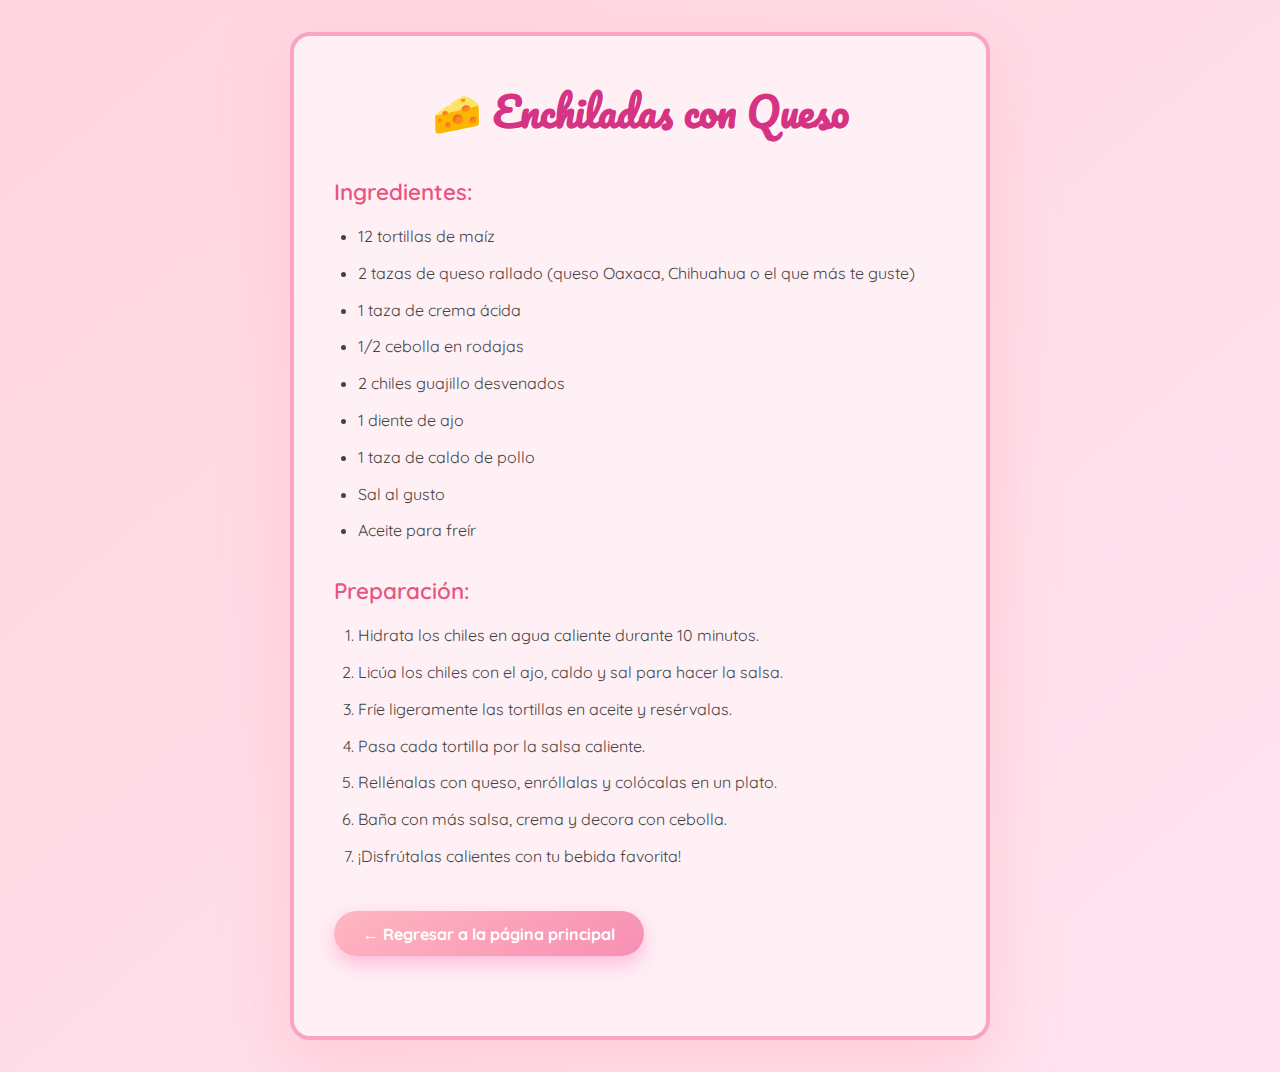
<file: enchis.html>
<!DOCTYPE html>
<html lang="es">
<head>
  <meta charset="UTF-8">
  <meta name="viewport" content="width=device-width, initial-scale=1.0">
  <title>🌮 Enchiladas con Queso</title>

  <!-- TIPOGRAFÍAS DE GOOGLE FONTS -->
  <link href="https://fonts.googleapis.com/css2?family=Pacifico&family=Quicksand:wght@400;600&display=swap" rel="stylesheet">

  <style>
    /* --- ESTILOS GENERALES --- */
    * {
      margin: 0;
      padding: 0;
      box-sizing: border-box;
    }

    body {
      font-family: 'Quicksand', sans-serif;
      background: linear-gradient(to bottom right, #ffd6e0, #ffe4f0);
      display: flex;
      justify-content: center;
      align-items: center;
      min-height: 100vh;
      padding: 2rem;
    }

    .card {
      background: #fff0f5;
      border-radius: 20px;
      padding: 2.5rem;
      max-width: 700px;
      width: 100%;
      box-shadow: 0 20px 60px rgba(255, 182, 193, 0.5);
      border: 4px solid #f8a5c2;
      animation: fadeIn 1s ease;
    }

    @keyframes fadeIn {
      from { opacity: 0; transform: scale(0.95); }
      to { opacity: 1; transform: scale(1); }
    }

    h1 {
      font-family: 'Pacifico', cursive;
      color: #d63384;
      font-size: 2.5rem;
      text-align: center;
      margin-bottom: 1rem;
      text-shadow: 1px 1px #fff;
    }

    h2 {
      color: #e75480;
      font-size: 1.4rem;
      margin-top: 2rem;
      margin-bottom: 1rem;
      font-weight: 600;
    }

    ul, ol {
      padding-left: 1.5rem;
      line-height: 1.8;
      color: #444;
      font-size: 1rem;
    }

    li {
      margin-bottom: 0.5rem;
    }

    .footer {
      text-align: center;
      margin-top: 2.5rem;
      font-size: 0.9rem;
      color: #888;
      font-style: italic;
    }

    /* --- BOTÓN DE REGRESAR --- */
    .btn-regresar {
      display: inline-block;
      margin-top: 2rem;
      padding: 0.8rem 1.8rem;
      background: linear-gradient(145deg, #ffb6c1, #f78fb3);
      color: white;
      font-weight: bold;
      font-size: 1rem;
      text-decoration: none;
      border: none;
      border-radius: 50px;
      box-shadow: 0 8px 20px rgba(255, 105, 180, 0.4);
      transition: all 0.3s ease;
      animation: bounce 2s infinite;
    }

    .btn-regresar:hover {
      background: linear-gradient(145deg, #f78fb3, #ffb6c1);
      transform: scale(1.05);
    }

    @keyframes bounce {
      0%, 100% { transform: translateY(0); }
      50% { transform: translateY(-5px); }
    }

    @media (max-width: 768px) {
      .card {
        padding: 1.5rem;
      }
      h1 {
        font-size: 2rem;
      }
    }
  </style>
</head>
<body>
  <div class="card">
    <h1>🧀 Enchiladas con Queso</h1>

    <h2>Ingredientes:</h2>
    <ul>
      <li>12 tortillas de maíz</li>
      <li>2 tazas de queso rallado (queso Oaxaca, Chihuahua o el que más te guste)</li>
      <li>1 taza de crema ácida</li>
      <li>1/2 cebolla en rodajas</li>
      <li>2 chiles guajillo desvenados</li>
      <li>1 diente de ajo</li>
      <li>1 taza de caldo de pollo</li>
      <li>Sal al gusto</li>
      <li>Aceite para freír</li>
    </ul>

    <h2>Preparación:</h2>
    <ol>
      <li>Hidrata los chiles en agua caliente durante 10 minutos.</li>
      <li>Licúa los chiles con el ajo, caldo y sal para hacer la salsa.</li>
      <li>Fríe ligeramente las tortillas en aceite y resérvalas.</li>
      <li>Pasa cada tortilla por la salsa caliente.</li>
      <li>Rellénalas con queso, enróllalas y colócalas en un plato.</li>
      <li>Baña con más salsa, crema y decora con cebolla.</li>
      <li>¡Disfrútalas calientes con tu bebida favorita!</li>
    </ol>

    <a href="index.html" class="btn-regresar">← Regresar a la página principal</a>

    <div class="footer">
    
    </div>
  </div>
</body>
</html>
</file>
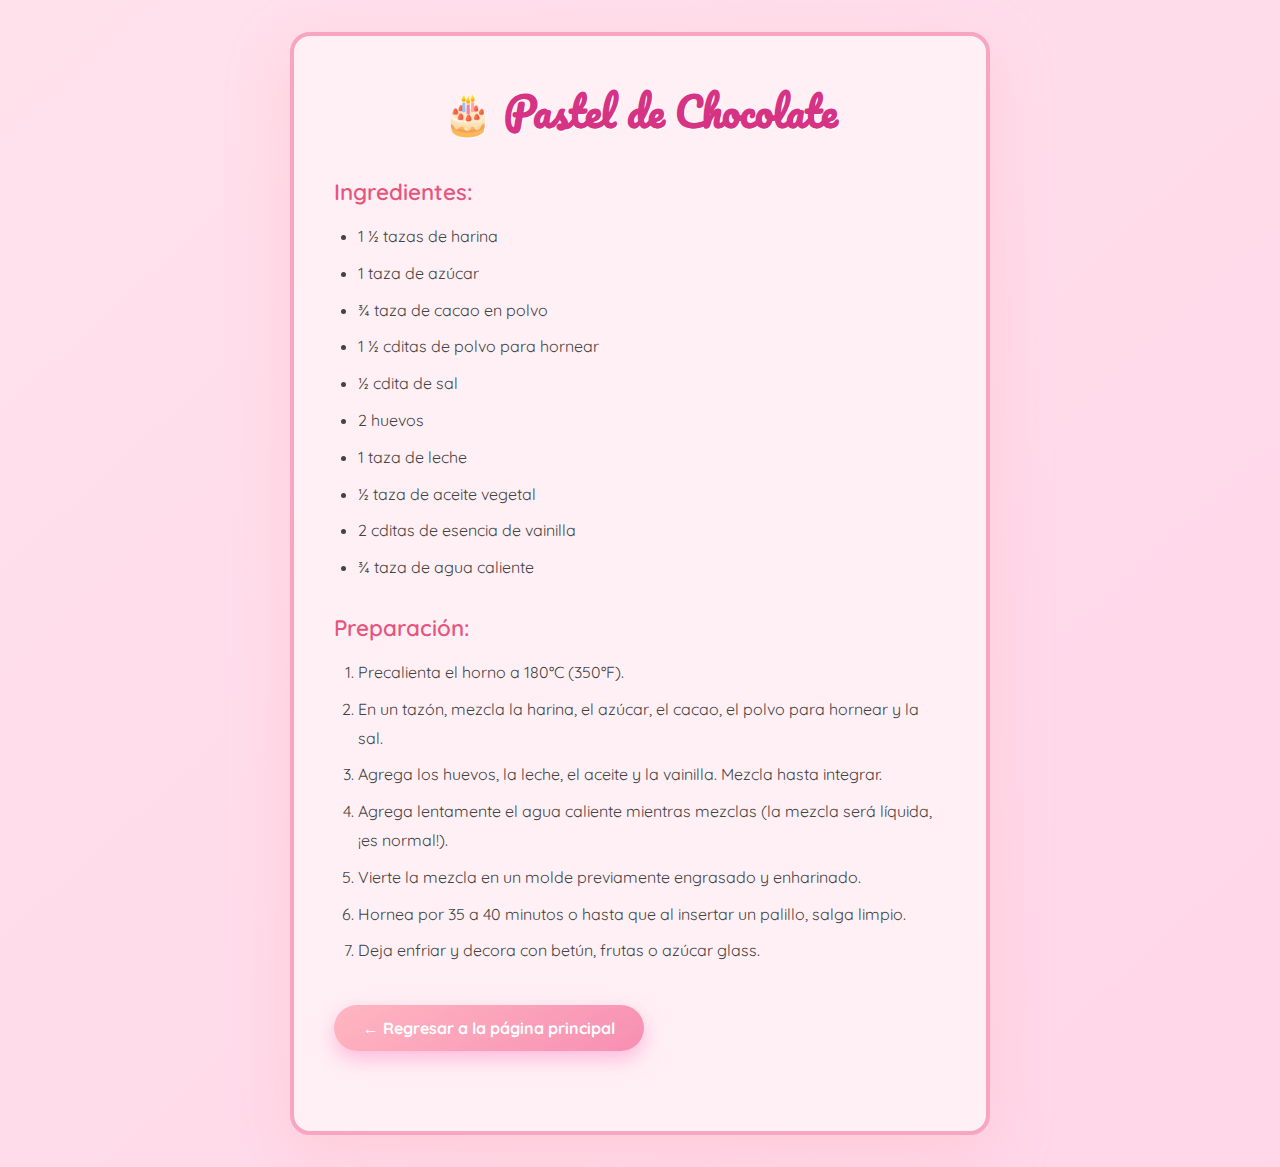
<file: pastel.html>
<!DOCTYPE html>
<html lang="es">
<head>
  <meta charset="UTF-8">
  <meta name="viewport" content="width=device-width, initial-scale=1.0">
  <title>🎂 Pastel de Chocolate</title>

  <!-- TIPOGRAFÍAS BONITAS -->
  <link href="https://fonts.googleapis.com/css2?family=Pacifico&family=Quicksand:wght@400;600&display=swap" rel="stylesheet">

  <style>
    * {
      margin: 0;
      padding: 0;
      box-sizing: border-box;
    }

    body {
      font-family: 'Quicksand', sans-serif;
      background: linear-gradient(to bottom right, #ffe1ec, #ffd6e8);
      display: flex;
      justify-content: center;
      align-items: center;
      min-height: 100vh;
      padding: 2rem;
    }

    .card {
      background: #fff0f5;
      border-radius: 20px;
      padding: 2.5rem;
      max-width: 700px;
      width: 100%;
      box-shadow: 0 20px 60px rgba(255, 182, 193, 0.4);
      border: 4px solid #f8a5c2;
      animation: fadeIn 1s ease;
    }

    @keyframes fadeIn {
      from { opacity: 0; transform: scale(0.95); }
      to { opacity: 1; transform: scale(1); }
    }

    h1 {
      font-family: 'Pacifico', cursive;
      color: #d63384;
      font-size: 2.5rem;
      text-align: center;
      margin-bottom: 1rem;
      text-shadow: 1px 1px #fff;
    }

    h2 {
      color: #e75480;
      font-size: 1.4rem;
      margin-top: 2rem;
      margin-bottom: 1rem;
      font-weight: 600;
    }

    ul, ol {
      padding-left: 1.5rem;
      line-height: 1.8;
      color: #444;
      font-size: 1rem;
    }

    li {
      margin-bottom: 0.5rem;
    }

    .footer {
      text-align: center;
      margin-top: 2.5rem;
      font-size: 0.9rem;
      color: #888;
      font-style: italic;
    }

    /* Botón de regresar */
    .btn-regresar {
      display: inline-block;
      margin-top: 2rem;
      padding: 0.8rem 1.8rem;
      background: linear-gradient(145deg, #ffb6c1, #f78fb3);
      color: white;
      font-weight: bold;
      font-size: 1rem;
      text-decoration: none;
      border: none;
      border-radius: 50px;
      box-shadow: 0 8px 20px rgba(255, 105, 180, 0.4);
      transition: all 0.3s ease;
      animation: bounce 2s infinite;
    }

    .btn-regresar:hover {
      background: linear-gradient(145deg, #f78fb3, #ffb6c1);
      transform: scale(1.05);
    }

    @keyframes bounce {
      0%, 100% { transform: translateY(0); }
      50% { transform: translateY(-5px); }
    }

    @media (max-width: 768px) {
      .card {
        padding: 1.5rem;
      }
      h1 {
        font-size: 2rem;
      }
    }
  </style>
</head>
<body>
  <div class="card">
    <h1>🎂 Pastel de Chocolate</h1>

    <h2>Ingredientes:</h2>
    <ul>
      <li>1 ½ tazas de harina</li>
      <li>1 taza de azúcar</li>
      <li>¾ taza de cacao en polvo</li>
      <li>1 ½ cditas de polvo para hornear</li>
      <li>½ cdita de sal</li>
      <li>2 huevos</li>
      <li>1 taza de leche</li>
      <li>½ taza de aceite vegetal</li>
      <li>2 cditas de esencia de vainilla</li>
      <li>¾ taza de agua caliente</li>
    </ul>

    <h2>Preparación:</h2>
    <ol>
      <li>Precalienta el horno a 180°C (350°F).</li>
      <li>En un tazón, mezcla la harina, el azúcar, el cacao, el polvo para hornear y la sal.</li>
      <li>Agrega los huevos, la leche, el aceite y la vainilla. Mezcla hasta integrar.</li>
      <li>Agrega lentamente el agua caliente mientras mezclas (la mezcla será líquida, ¡es normal!).</li>
      <li>Vierte la mezcla en un molde previamente engrasado y enharinado.</li>
      <li>Hornea por 35 a 40 minutos o hasta que al insertar un palillo, salga limpio.</li>
      <li>Deja enfriar y decora con betún, frutas o azúcar glass.</li>
    </ol>

    <a href="index.html" class="btn-regresar">← Regresar a la página principal</a>

    <div class="footer">
      
    </div>
  </div>
</body>
</html>
</file>
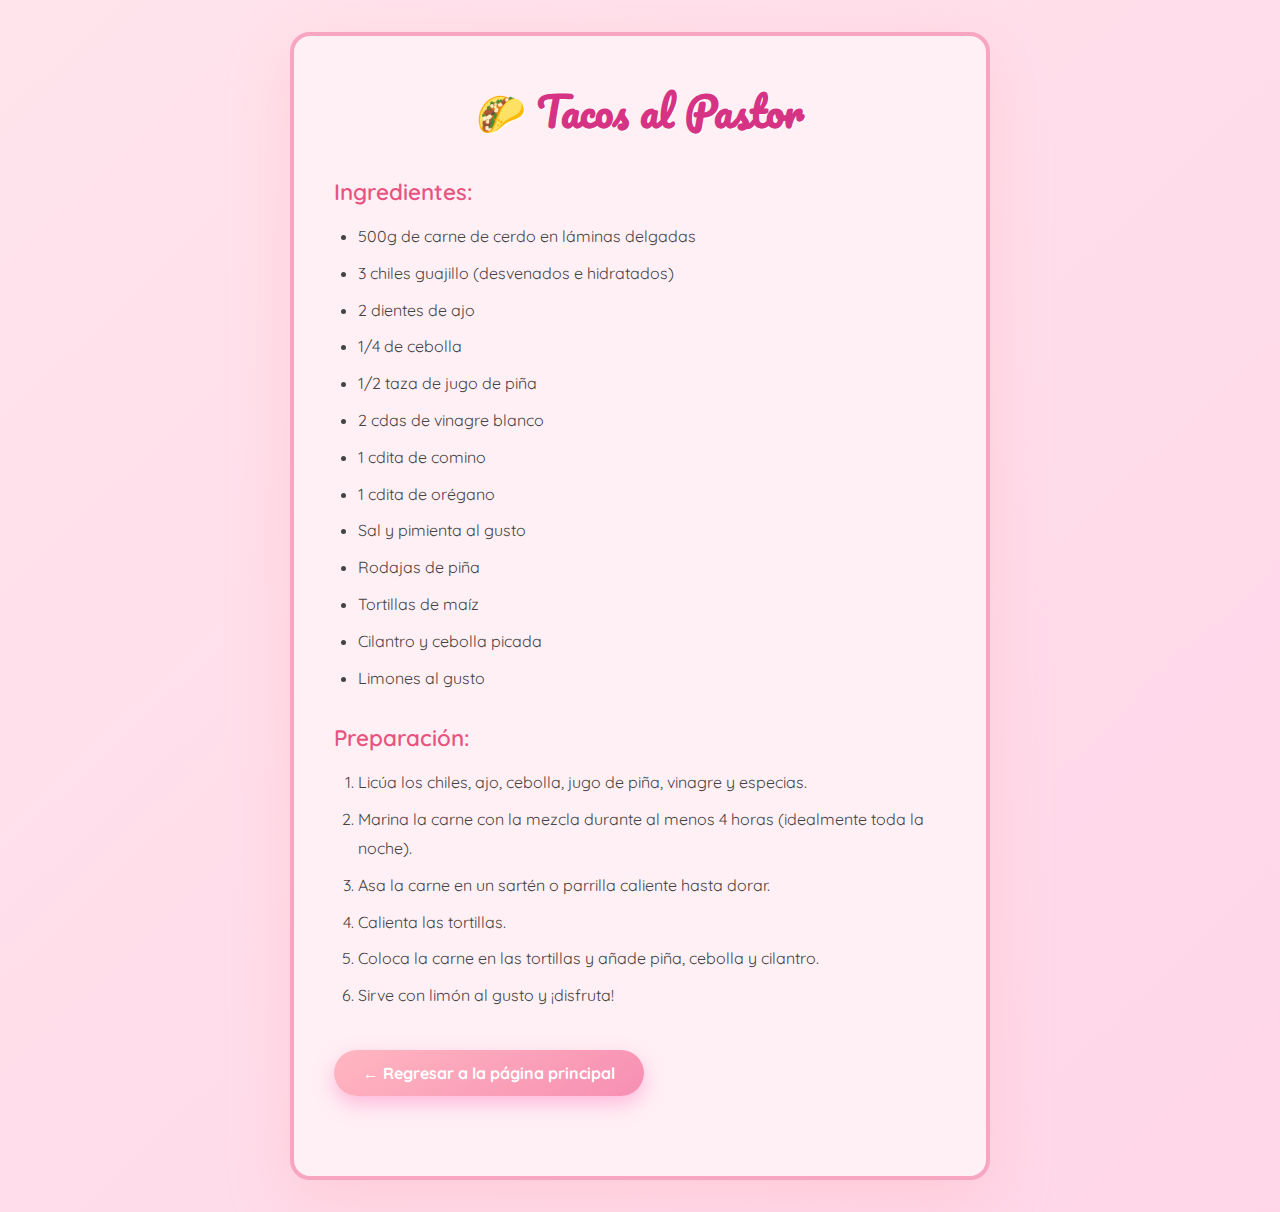
<file: taco.html>
<!DOCTYPE html>
<html lang="es">
<head>
  <meta charset="UTF-8">
  <meta name="viewport" content="width=device-width, initial-scale=1.0">
  <title>🌮 Tacos al Pastor</title>

  <!-- TIPOGRAFÍAS BONITAS -->
  <link href="https://fonts.googleapis.com/css2?family=Pacifico&family=Quicksand:wght@400;600&display=swap" rel="stylesheet">

  <style>
    * {
      margin: 0;
      padding: 0;
      box-sizing: border-box;
    }

    body {
      font-family: 'Quicksand', sans-serif;
      background: linear-gradient(to bottom right, #ffe4ec, #ffd6e8);
      display: flex;
      justify-content: center;
      align-items: center;
      min-height: 100vh;
      padding: 2rem;
    }

    .card {
      background: #fff0f5;
      border-radius: 20px;
      padding: 2.5rem;
      max-width: 700px;
      width: 100%;
      box-shadow: 0 20px 60px rgba(255, 182, 193, 0.4);
      border: 4px solid #f8a5c2;
      animation: fadeIn 1s ease;
    }

    @keyframes fadeIn {
      from { opacity: 0; transform: scale(0.95); }
      to { opacity: 1; transform: scale(1); }
    }

    h1 {
      font-family: 'Pacifico', cursive;
      color: #d63384;
      font-size: 2.5rem;
      text-align: center;
      margin-bottom: 1rem;
      text-shadow: 1px 1px #fff;
    }

    h2 {
      color: #e75480;
      font-size: 1.4rem;
      margin-top: 2rem;
      margin-bottom: 1rem;
      font-weight: 600;
    }

    ul, ol {
      padding-left: 1.5rem;
      line-height: 1.8;
      color: #444;
      font-size: 1rem;
    }

    li {
      margin-bottom: 0.5rem;
    }

    .footer {
      text-align: center;
      margin-top: 2.5rem;
      font-size: 0.9rem;
      color: #888;
      font-style: italic;
    }

    .btn-regresar {
      display: inline-block;
      margin-top: 2rem;
      padding: 0.8rem 1.8rem;
      background: linear-gradient(145deg, #ffb6c1, #f78fb3);
      color: white;
      font-weight: bold;
      font-size: 1rem;
      text-decoration: none;
      border: none;
      border-radius: 50px;
      box-shadow: 0 8px 20px rgba(255, 105, 180, 0.4);
      transition: all 0.3s ease;
      animation: bounce 2s infinite;
    }

    .btn-regresar:hover {
      background: linear-gradient(145deg, #f78fb3, #ffb6c1);
      transform: scale(1.05);
    }

    @keyframes bounce {
      0%, 100% { transform: translateY(0); }
      50% { transform: translateY(-5px); }
    }

    @media (max-width: 768px) {
      .card {
        padding: 1.5rem;
      }
      h1 {
        font-size: 2rem;
      }
    }
  </style>
</head>
<body>
  <div class="card">
    <h1>🌮 Tacos al Pastor</h1>

    <h2>Ingredientes:</h2>
    <ul>
      <li>500g de carne de cerdo en láminas delgadas</li>
      <li>3 chiles guajillo (desvenados e hidratados)</li>
      <li>2 dientes de ajo</li>
      <li>1/4 de cebolla</li>
      <li>1/2 taza de jugo de piña</li>
      <li>2 cdas de vinagre blanco</li>
      <li>1 cdita de comino</li>
      <li>1 cdita de orégano</li>
      <li>Sal y pimienta al gusto</li>
      <li>Rodajas de piña</li>
      <li>Tortillas de maíz</li>
      <li>Cilantro y cebolla picada</li>
      <li>Limones al gusto</li>
    </ul>

    <h2>Preparación:</h2>
    <ol>
      <li>Licúa los chiles, ajo, cebolla, jugo de piña, vinagre y especias.</li>
      <li>Marina la carne con la mezcla durante al menos 4 horas (idealmente toda la noche).</li>
      <li>Asa la carne en un sartén o parrilla caliente hasta dorar.</li>
      <li>Calienta las tortillas.</li>
      <li>Coloca la carne en las tortillas y añade piña, cebolla y cilantro.</li>
      <li>Sirve con limón al gusto y ¡disfruta!</li>
    </ol>

    <a href="index.html" class="btn-regresar">← Regresar a la página principal</a>

    <div class="footer">
      
    </div>
  </div>
</body>
</html>
</file>
